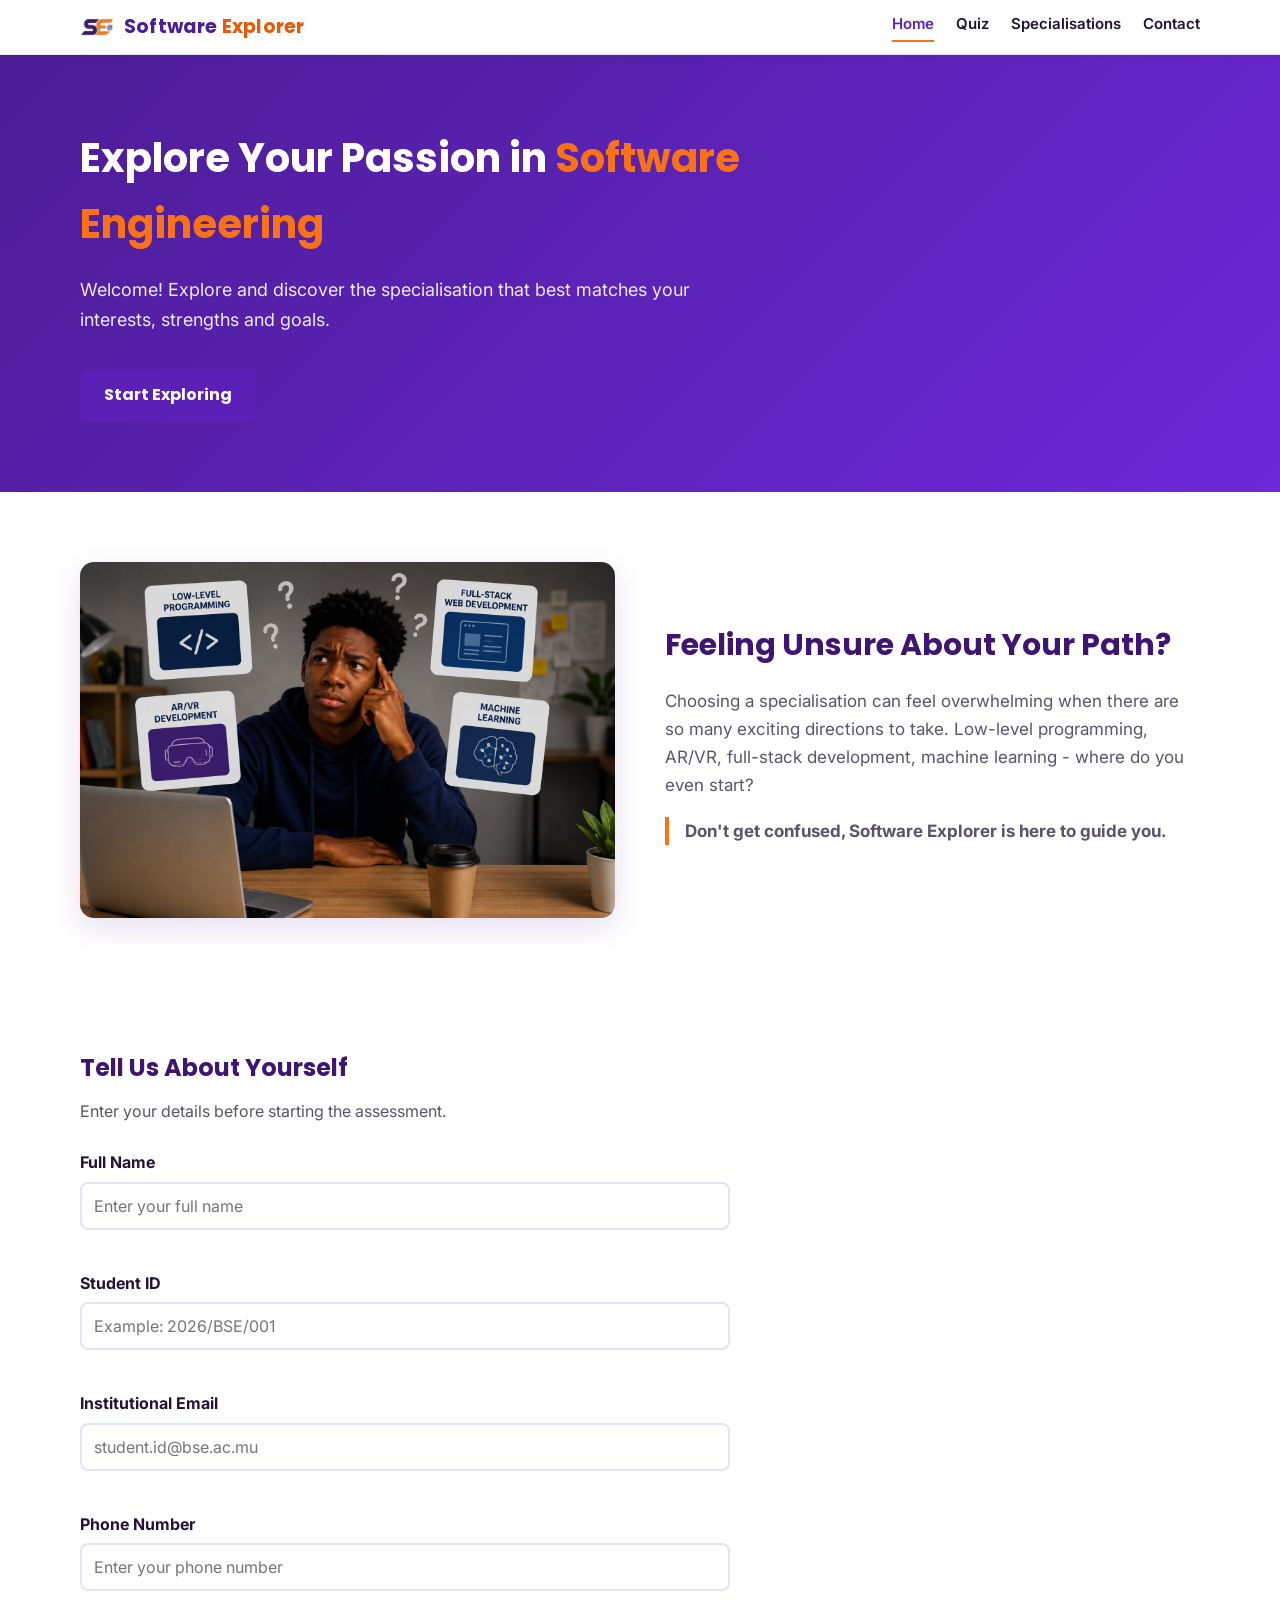
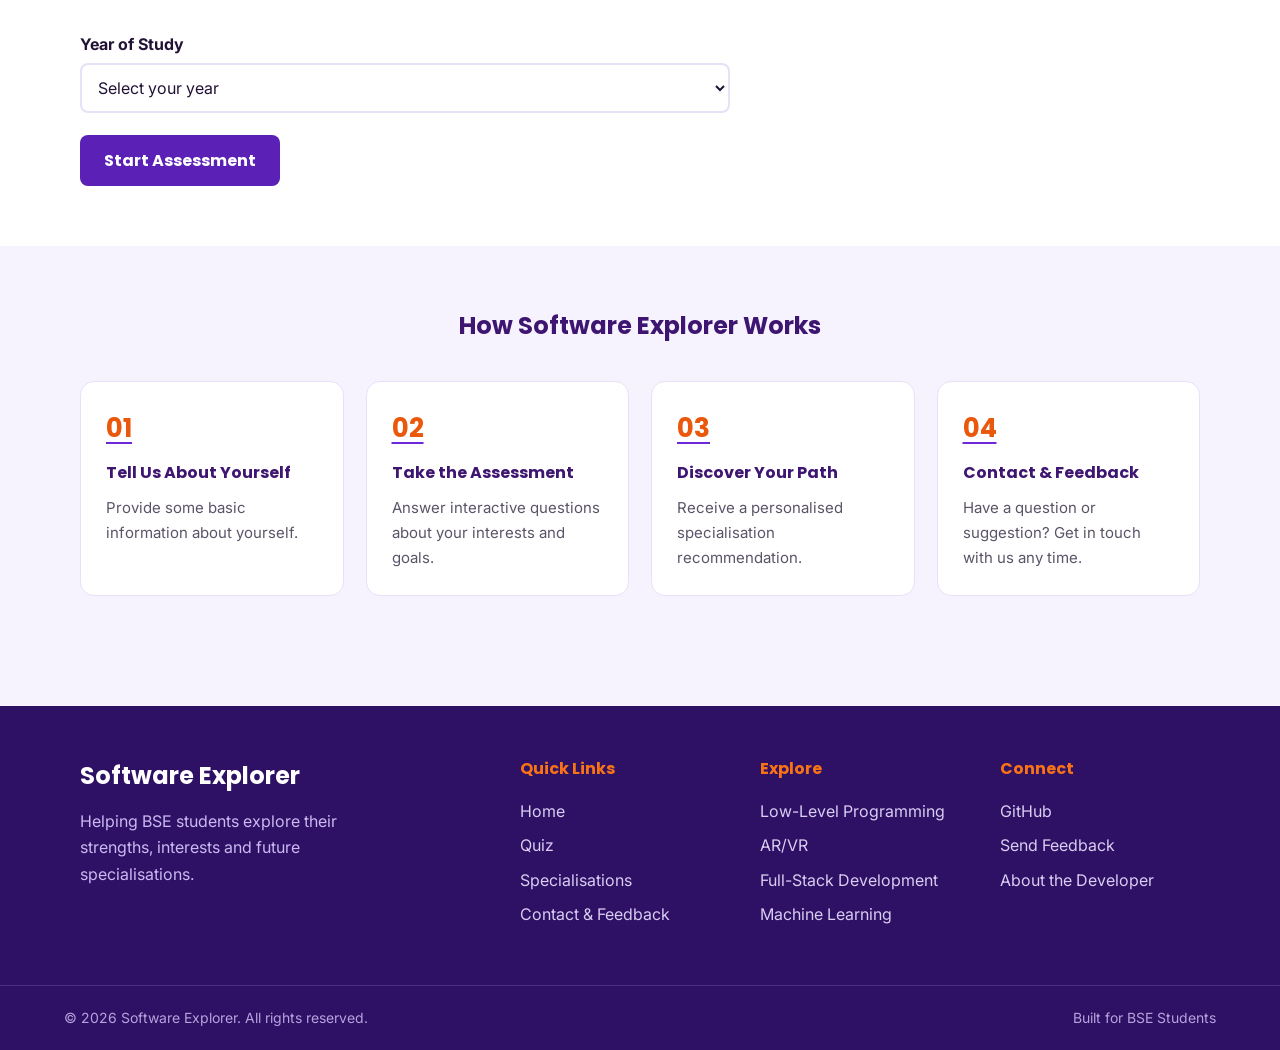
<file: Formative-2-BLUES/website_files/index.html>
<!DOCTYPE html>
<html lang="en">

<head>
    <meta charset="UTF-8">
    <meta name="viewport" content="width=device-width, initial-scale=1.0">

    <title>Software Explorer - Home</title>
    <meta name="description" content="Software Explorer helps new BSE students discover the specialisation that matches their strengths and interests.">

    <!-- Favicon: the Software Explorer logo mark shown in the browser tab -->
    <link rel="icon" type="image/png" sizes="32x32" href="images/favicon-32.png">
    <link rel="icon" type="image/png" sizes="16x16" href="images/favicon-16.png">
    <link rel="apple-touch-icon" href="images/apple-touch-icon.png">
    <link rel="shortcut icon" href="favicon.ico">

    <!-- Google Fonts: Poppins for headings, Inter for body text -->
    <link rel="preconnect" href="https://fonts.googleapis.com">
    <link rel="preconnect" href="https://fonts.gstatic.com" crossorigin>
    <link href="https://fonts.googleapis.com/css2?family=Inter:wght@400;500;600;700&family=Poppins:wght@600;700;800&display=swap" rel="stylesheet">

    <link rel="stylesheet" href="css/style.css">
</head>

<body>

    <!-- Header and main navigation -->
    <header class="site-header">

        <div class="container">

            <a href="index.html" class="logo">
                <img src="images/logo.png" alt="Software Explorer logo">
                <span class="logo-text">Software <span>Explorer</span></span>
            </a>

            <nav class="main-nav">

                <a href="index.html" class="active">Home</a>

                <a href="assessment.html">Quiz</a>

                <a href="specialisations.html">
                    Specialisations
                </a>

                <a href="contact.html">Contact</a>

            </nav>

        </div>

    </header>


    <main>

        <!-- Welcome section -->
        <section class="welcome">

            <div class="container">

                <h2>
                    Explore Your Passion in
                    <span>Software Engineering</span>
                </h2>

                <p>
                    Welcome! Explore and discover the
                    specialisation that best matches your
                    interests, strengths and goals.
                </p>

                <a
                    href="#student-details"
                    class="button"
                >
                    Start Exploring
                </a>

            </div>

        </section>


        <!-- "Don't get confused" guide section -->
        <section class="guide-section">

            <div class="container">

                <div class="guide-image">
                    <img
                        src="images/confused-student.jpg"
                        alt="A student looking confused while trying to choose between different software engineering specialisations"
                    >
                </div>

                <div class="guide-text">

                    <h2>Feeling Unsure About Your Path?</h2>

                    <p>
                        Choosing a specialisation can feel
                        overwhelming when there are so many
                        exciting directions to take. Low-level
                        programming, AR/VR, full-stack
                        development, machine learning - where
                        do you even start?
                    </p>

                    <p class="guide-tagline">
                        Don't get confused, Software Explorer
                        is here to guide you.
                    </p>

                </div>

            </div>

        </section>


        <!-- Student information -->
        <section
            id="student-details"
            class="student-details"
        >

            <div class="container">

                <h2>Tell Us About Yourself</h2>

                <p>
                    Enter your details before starting
                    the assessment.
                </p>

                <form id="student-form" novalidate>

                    <label for="name">
                        Full Name
                    </label>

                    <input
                        type="text"
                        id="name"
                        name="name"
                        placeholder="Enter your full name"
                    >

                    <small
                        id="name-error"
                        class="error-message">
                    </small>


                    <label for="student-id">
                        Student ID
                    </label>

                    <input
                        type="text"
                        id="student-id"
                        name="student-id"
                        placeholder="Example: 2026/BSE/001"
                    >

                    <small
                        id="student-id-error"
                        class="error-message">
                    </small>


                    <label for="email">
                        Institutional Email
                    </label>

                    <input
                        type="email"
                        id="email"
                        name="email"
                        placeholder="student.id@bse.ac.mu"
                    >

                    <small
                        id="email-error"
                        class="error-message">
                    </small>


                    <label for="phone">
                        Phone Number
                    </label>

                    <input
                        type="tel"
                        id="phone"
                        name="phone"
                        placeholder="Enter your phone number"
                    >

                    <small
                        id="phone-error"
                        class="error-message">
                    </small>


                    <label for="year">
                        Year of Study
                    </label>

                    <select id="year" name="year">

                        <option value="">
                            Select your year
                        </option>

                        <option value="1">
                            Year 1
                        </option>

                        <option value="2">
                            Year 2
                        </option>

                        <option value="3">
                            Year 3
                        </option>

                        <option value="4">
                            Year 4
                        </option>

                    </select>

                    <small
                        id="year-error"
                        class="error-message">
                    </small>


                    <button type="submit">
                        Start Assessment
                    </button>

                </form>

            </div>

        </section>


        <!-- How the application works -->
        <section class="how-it-works">

            <div class="container">

                <h2>How Software Explorer Works</h2>

                <div class="steps">

                    <article>
                        <h3>01</h3>
                        <h4>Tell Us About Yourself</h4>

                        <p>
                            Provide some basic information
                            about yourself.
                        </p>
                    </article>


                    <article>
                        <h3>02</h3>
                        <h4>Take the Assessment</h4>

                        <p>
                            Answer interactive questions
                            about your interests and goals.
                        </p>
                    </article>


                    <article>
                        <h3>03</h3>
                        <h4>Discover Your Path</h4>

                        <p>
                            Receive a personalised
                            specialisation recommendation.
                        </p>
                    </article>


                    <!-- Contact step, added alongside the process
                         so students know where to send questions -->
                    <a href="contact.html" class="step-link">
                        <article>
                            <h3>04</h3>
                            <h4>Contact & Feedback</h4>

                            <p>
                                Have a question or suggestion?
                                Get in touch with us any time.
                            </p>
                        </article>
                    </a>

                </div>

            </div>

        </section>

    </main>


    <!-- Website footer -->
    <footer class="site-footer">

        <div class="container footer-content">

            <!-- Website information -->
            <div class="footer-about">

                <h2>Software Explorer</h2>

                <p>
                    Helping BSE students explore their
                    strengths, interests and future
                    specialisations.
                </p>

            </div>


            <!-- Quick navigation -->
            <div class="footer-links">

                <h3>Quick Links</h3>

                <a href="index.html">Home</a>

                <a href="assessment.html">
                    Quiz
                </a>

                <a href="specialisations.html">
                    Specialisations
                </a>

                <a href="contact.html">
                    Contact & Feedback
                </a>

            </div>


            <!-- Explore navigation -->
            <div class="footer-links">

                <h3>Explore</h3>

                <a href="specialisations.html#low-level">
                    Low-Level Programming
                </a>

                <a href="specialisations.html#arvr">
                    AR/VR
                </a>

                <a href="specialisations.html#full-stack">
                    Full-Stack Development
                </a>

                <a href="specialisations.html#machine-learning">
                    Machine Learning
                </a>

            </div>


            <!-- Contact links -->
            <div class="footer-links">

                <h3>Connect</h3>

                <a
                    href="#"
                    target="_blank"
                    rel="noopener"
                >
                    GitHub
                </a>

                <a href="contact.html">
                    Send Feedback
                </a>

                <a href="contact.html">
                    About the Developer
                </a>

            </div>

        </div>


        <!-- Copyright -->
        <div class="footer-bottom">

            <p>
                &copy; 2026 Software Explorer.
                All rights reserved.
            </p>

            <p>
                Built for BSE Students
            </p>

        </div>

    </footer>


    <!-- Student form validation -->
    <script src="js/validation.js"></script>

</body>

</html>
</file>
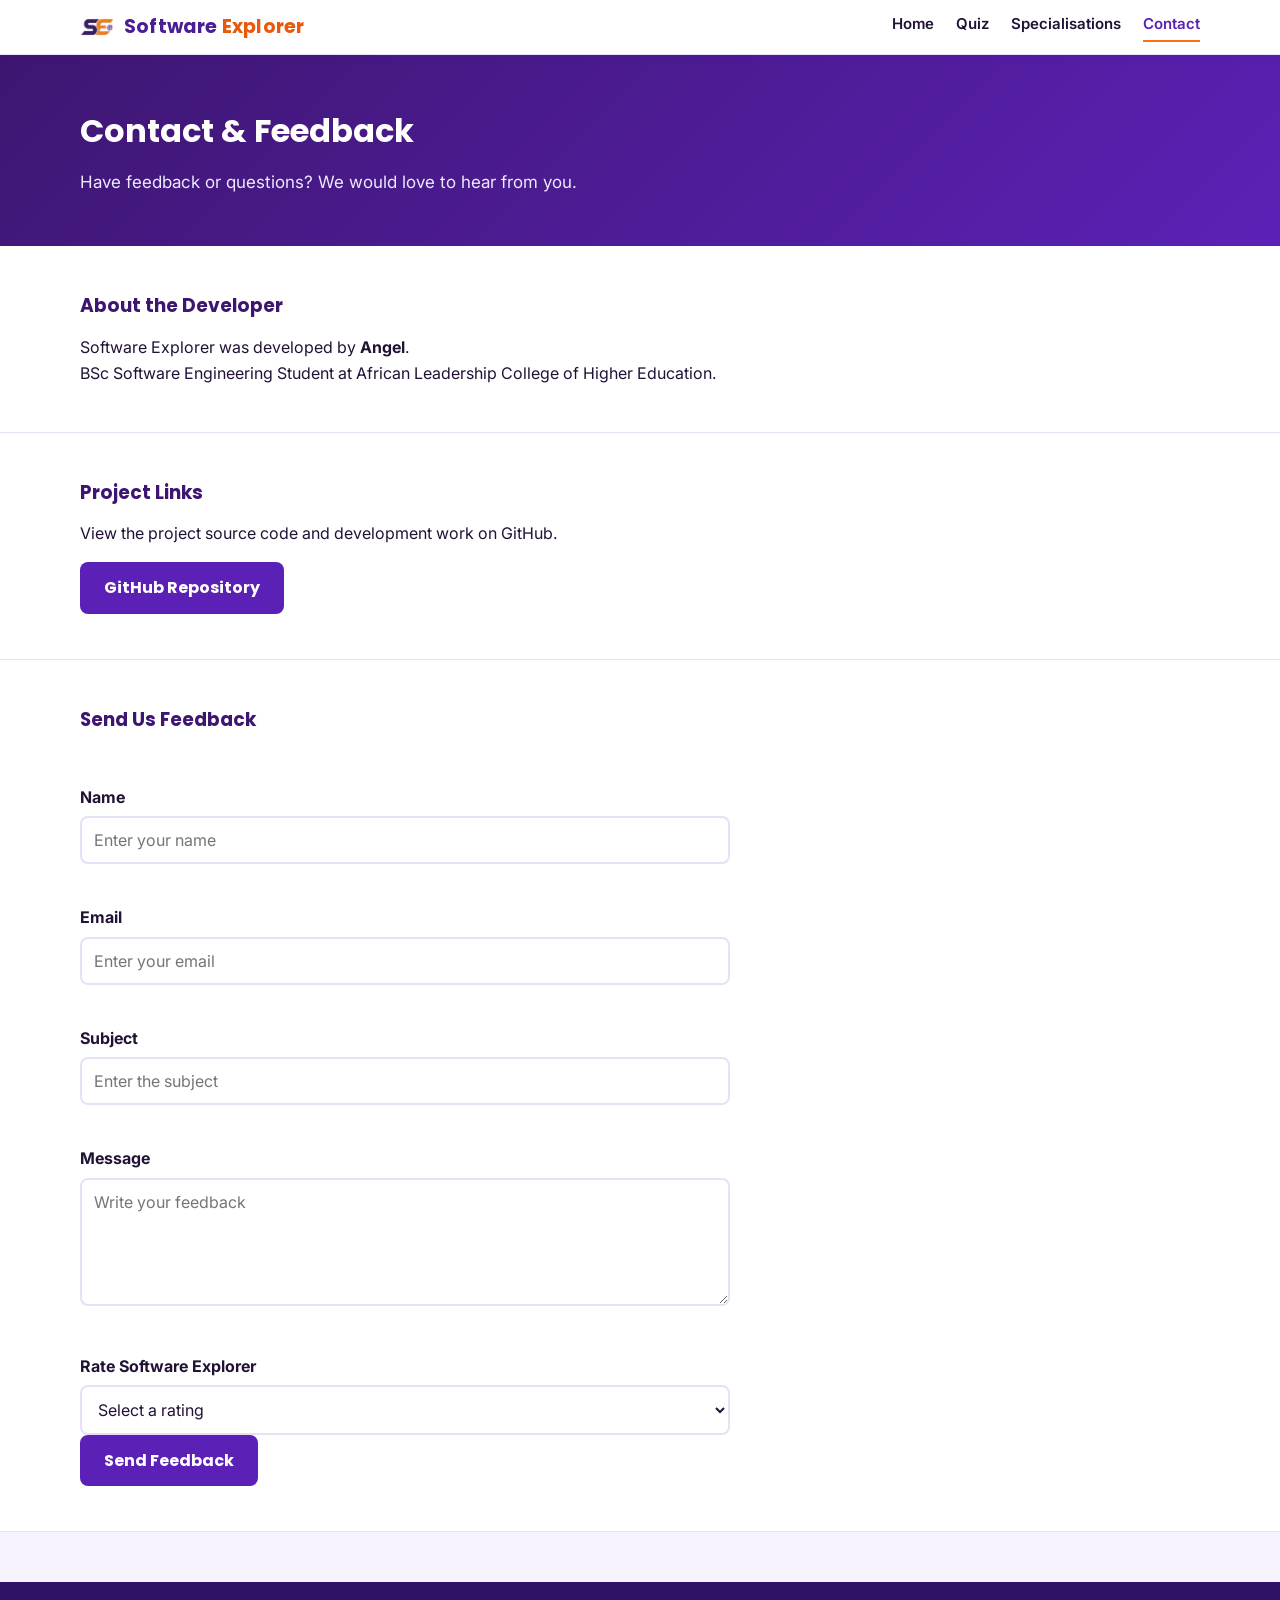
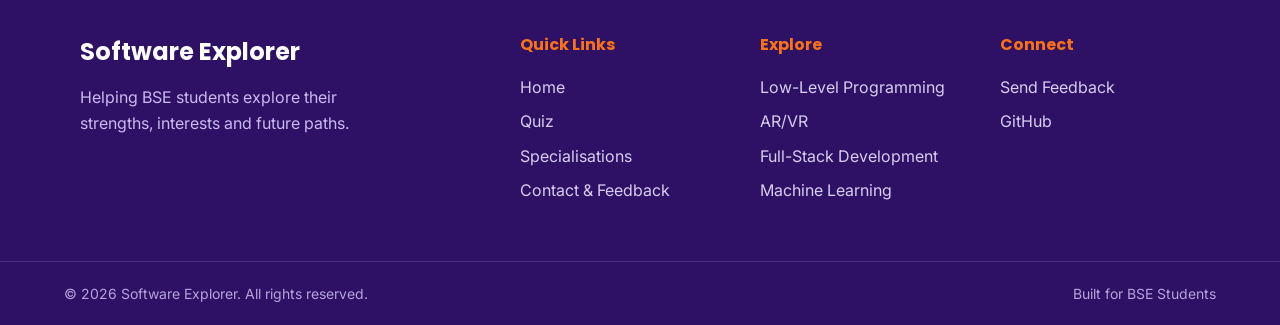
<file: Formative-2-BLUES/website_files/contact.html>
<!DOCTYPE html>
<html lang="en">

<head>
    <meta charset="UTF-8">
    <meta name="viewport" content="width=device-width, initial-scale=1.0">

    <title>Software Explorer - Contact</title>
    <meta name="description" content="Contact the Software Explorer team, view the project on GitHub, or send feedback.">

    <link rel="icon" type="image/png" sizes="32x32" href="images/favicon-32.png">
    <link rel="icon" type="image/png" sizes="16x16" href="images/favicon-16.png">
    <link rel="apple-touch-icon" href="images/apple-touch-icon.png">
    <link rel="shortcut icon" href="favicon.ico">

    <link rel="preconnect" href="https://fonts.googleapis.com">
    <link rel="preconnect" href="https://fonts.gstatic.com" crossorigin>
    <link href="https://fonts.googleapis.com/css2?family=Inter:wght@400;500;600;700&family=Poppins:wght@600;700;800&display=swap" rel="stylesheet">

    <link rel="stylesheet" href="css/style.css">
</head>

<body>

    <!-- Header -->
    <header class="site-header">

        <div class="container">

            <a href="index.html" class="logo">
                <img src="images/logo.png" alt="Software Explorer logo">
                <span class="logo-text">Software <span>Explorer</span></span>
            </a>

            <nav class="main-nav">

                <a href="index.html">Home</a>

                <a href="assessment.html">Quiz</a>

                <a href="specialisations.html">
                    Specialisations
                </a>

                <a href="contact.html" class="active">Contact</a>

            </nav>

        </div>

    </header>


    <main>

        <section class="page-intro">

            <div class="container">

                <h2>Contact & Feedback</h2>

                <p>
                    Have feedback or questions?
                    We would love to hear from you.
                </p>

            </div>

        </section>


        <!-- Developer information -->
        <section class="developer">

            <div class="container">

                <h3>About the Developer</h3>

                <p>
                    Software Explorer was developed by
                    <strong>Angel</strong>.
                </p>

                <p>
                    BSc Software Engineering Student
                    at African Leadership College
                    of Higher Education.
                </p>

            </div>

        </section>


        <!-- GitHub links -->
        <section class="project-links">

            <div class="container">

                <h3>Project Links</h3>

                <p>
                    View the project source code
                    and development work on GitHub.
                </p>

                <a
                    href="#"
                    target="_blank"
                    rel="noopener"
                    class="button"
                >
                    GitHub Repository
                </a>

            </div>

        </section>


        <!-- Feedback form -->
        <section class="feedback">

            <div class="container">

                <h3>Send Us Feedback</h3>

                <p
                    id="contact-success"
                    class="error-message"
                    style="color:#16a34a;"
                ></p>

                <form id="contact-form" novalidate>

                    <label for="contact-name">
                        Name
                    </label>

                    <input
                        type="text"
                        id="contact-name"
                        name="name"
                        placeholder="Enter your name"
                    >

                    <small
                        id="contact-name-error"
                        class="error-message">
                    </small>


                    <label for="contact-email">
                        Email
                    </label>

                    <input
                        type="email"
                        id="contact-email"
                        name="email"
                        placeholder="Enter your email"
                    >

                    <small
                        id="contact-email-error"
                        class="error-message">
                    </small>


                    <label for="subject">
                        Subject
                    </label>

                    <input
                        type="text"
                        id="subject"
                        name="subject"
                        placeholder="Enter the subject"
                    >

                    <small
                        id="subject-error"
                        class="error-message">
                    </small>


                    <label for="message">
                        Message
                    </label>

                    <textarea
                        id="message"
                        name="message"
                        rows="5"
                        placeholder="Write your feedback"
                    ></textarea>

                    <small
                        id="message-error"
                        class="error-message">
                    </small>


                    <label for="rating">
                        Rate Software Explorer
                    </label>

                    <select
                        id="rating"
                        name="rating"
                    >

                        <option value="">
                            Select a rating
                        </option>

                        <option value="1">
                            1 - Poor
                        </option>

                        <option value="2">
                            2 - Fair
                        </option>

                        <option value="3">
                            3 - Good
                        </option>

                        <option value="4">
                            4 - Very Good
                        </option>

                        <option value="5">
                            5 - Excellent
                        </option>

                    </select>


                    <button type="submit">
                        Send Feedback
                    </button>

                </form>

            </div>

        </section>

    </main>


    <!-- Footer -->
    <footer class="site-footer">

        <div class="container footer-content">

            <div class="footer-about">

                <h2>Software Explorer</h2>

                <p>
                    Helping BSE students explore their
                    strengths, interests and future paths.
                </p>

            </div>


            <div class="footer-links">

                <h3>Quick Links</h3>

                <a href="index.html">Home</a>

                <a href="assessment.html">
                    Quiz
                </a>

                <a href="specialisations.html">
                    Specialisations
                </a>

                <a href="contact.html">
                    Contact & Feedback
                </a>

            </div>


            <div class="footer-links">

                <h3>Explore</h3>

                <a href="specialisations.html#low-level">
                    Low-Level Programming
                </a>

                <a href="specialisations.html#arvr">
                    AR/VR
                </a>

                <a href="specialisations.html#full-stack">
                    Full-Stack Development
                </a>

                <a href="specialisations.html#machine-learning">
                    Machine Learning
                </a>

            </div>


            <div class="footer-links">

                <h3>Connect</h3>

                <a href="contact.html">
                    Send Feedback
                </a>

                <a
                    href="#"
                    target="_blank"
                    rel="noopener"
                >
                    GitHub
                </a>

            </div>

        </div>


        <div class="footer-bottom">

            <p>
                &copy; 2026 Software Explorer.
                All rights reserved.
            </p>

            <p>
                Built for BSE Students
            </p>

        </div>

    </footer>


    <!-- Contact form validation -->
    <script src="js/contact.js"></script>

</body>

</html>
</file>
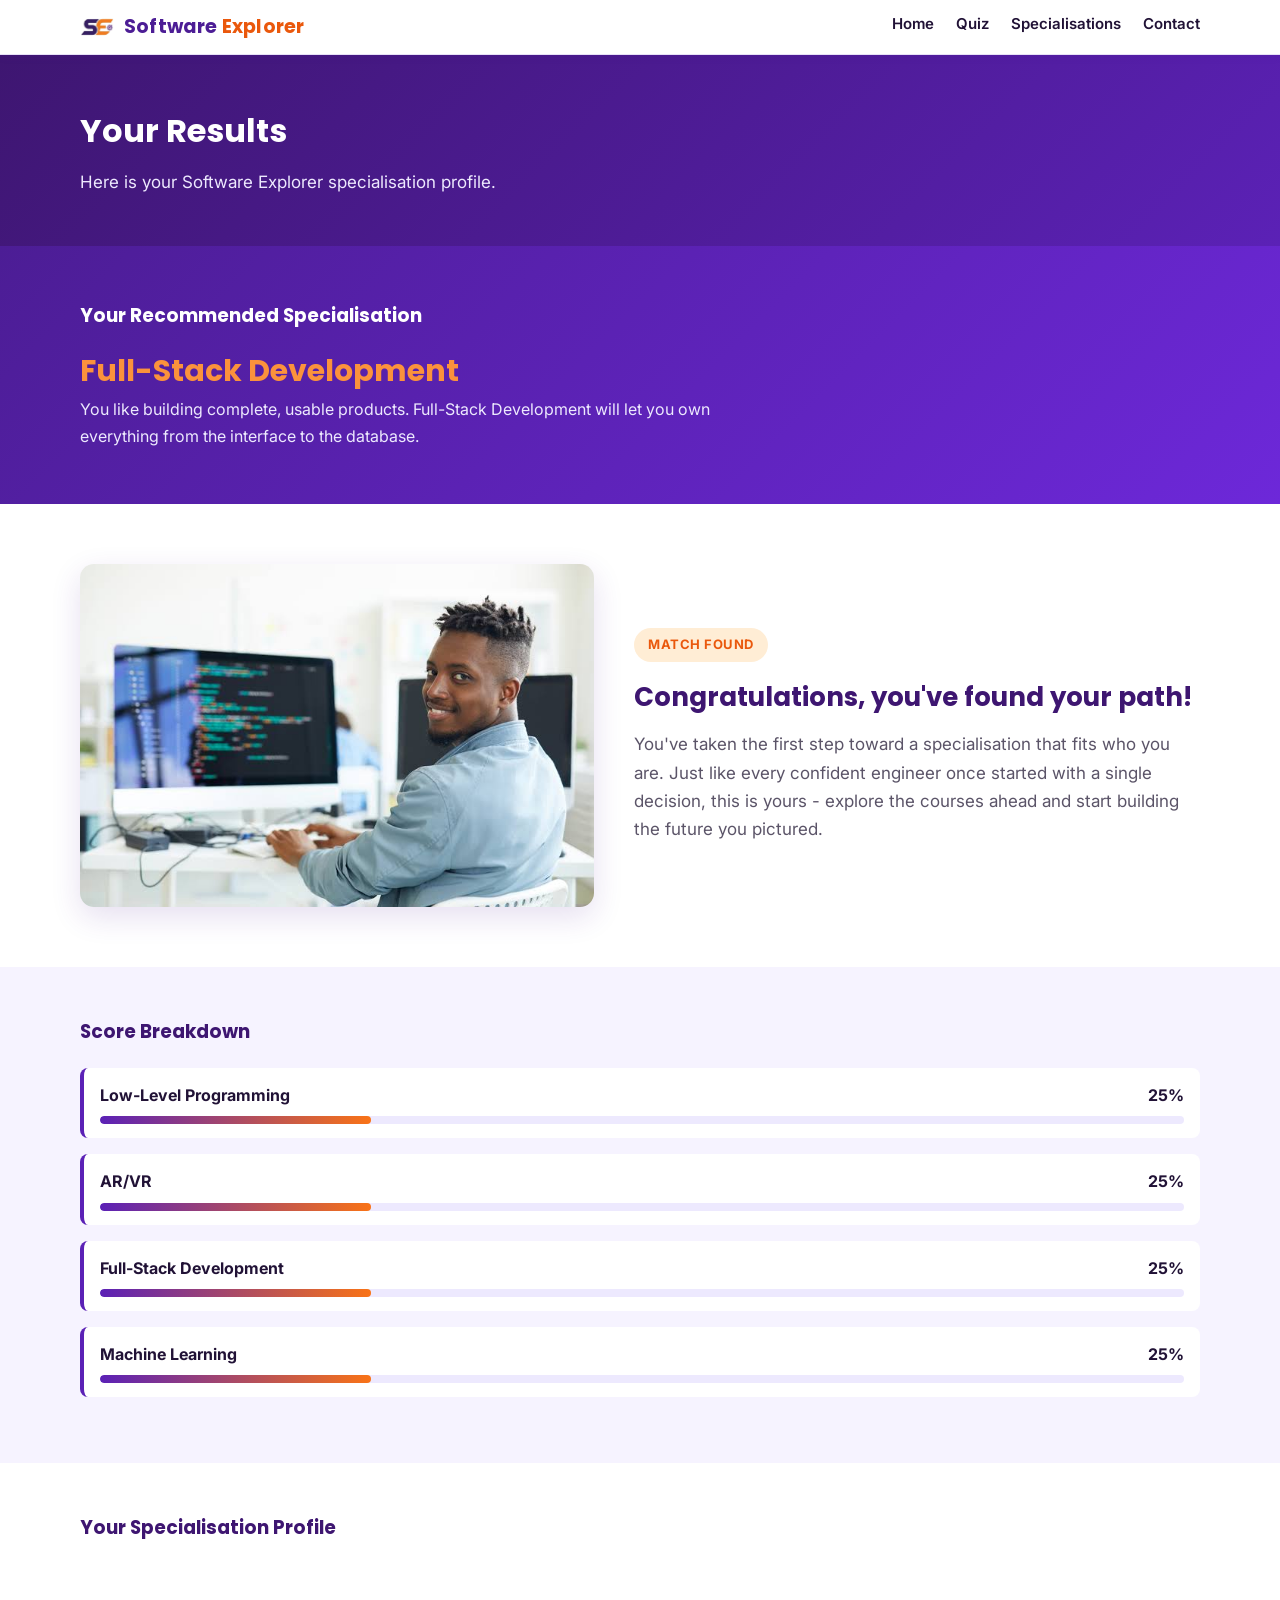
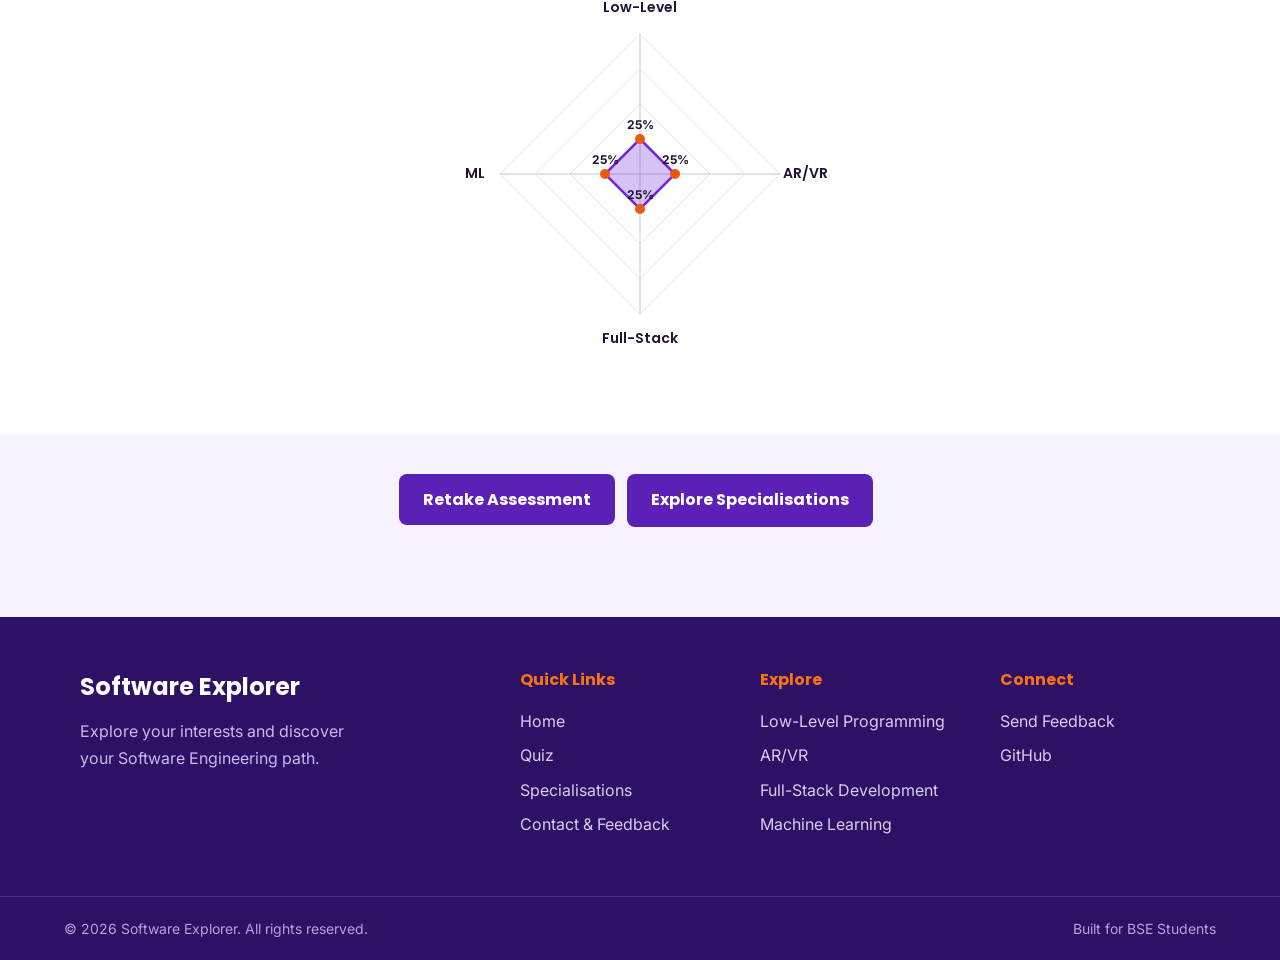
<file: Formative-2-BLUES/website_files/results.html>
<!DOCTYPE html>
<html lang="en">

<head>
    <meta charset="UTF-8">
    <meta name="viewport" content="width=device-width, initial-scale=1.0">

    <title>Software Explorer - Results</title>
    <meta name="description" content="See your personalised Software Explorer specialisation recommendation and score breakdown.">

    <link rel="icon" type="image/png" sizes="32x32" href="images/favicon-32.png">
    <link rel="icon" type="image/png" sizes="16x16" href="images/favicon-16.png">
    <link rel="apple-touch-icon" href="images/apple-touch-icon.png">
    <link rel="shortcut icon" href="favicon.ico">

    <link rel="preconnect" href="https://fonts.googleapis.com">
    <link rel="preconnect" href="https://fonts.gstatic.com" crossorigin>
    <link href="https://fonts.googleapis.com/css2?family=Inter:wght@400;500;600;700&family=Poppins:wght@600;700;800&display=swap" rel="stylesheet">

    <link rel="stylesheet" href="css/style.css">
</head>

<body>

    <!-- Header -->
    <header class="site-header">

        <div class="container">

            <a href="index.html" class="logo">
                <img src="images/logo.png" alt="Software Explorer logo">
                <span class="logo-text">Software <span>Explorer</span></span>
            </a>

            <nav class="main-nav">

                <a href="index.html">Home</a>

                <a href="assessment.html">Quiz</a>

                <a href="specialisations.html">
                    Specialisations
                </a>

                <a href="contact.html">Contact</a>

            </nav>

        </div>

    </header>


    <main>

        <section class="page-intro">

            <div class="container">

                <h2 id="result-greeting">Your Results</h2>

                <p>
                    Here is your Software Explorer specialisation profile.
                </p>

            </div>

        </section>


        <!-- Recommended specialisation -->
        <section class="result">

            <div class="container">

                <h3>Your Recommended Specialisation</h3>

                <p id="recommendation">
                    Your recommendation will appear here.
                </p>

                <p id="recommendation-text">
                    Your results will explain why this
                    specialisation matches your answers.
                </p>

            </div>

        </section>


        <!-- Congratulations section with the happy-engineer photo -->
        <section class="congrats-section">

            <div class="container">

                <div class="congrats-image">
                    <img
                        src="images/happy-engineer.jpg"
                        alt="A content software engineer smiling while working at their computer"
                    >
                </div>

                <div class="congrats-text">

                    <span class="congrats-badge">Match Found</span>

                    <h3>Congratulations, you've found your path!</h3>

                    <p>
                        You've taken the first step toward a
                        specialisation that fits who you are.
                        Just like every confident engineer once
                        started with a single decision, this is
                        yours - explore the courses ahead and
                        start building the future you pictured.
                    </p>

                </div>

            </div>

        </section>


        <!-- Score breakdown -->
        <section class="score-breakdown">

            <div class="container">

                <h3>Score Breakdown</h3>

                <div class="score-row">
                    <div class="score-row-top">
                        <span>Low-Level Programming</span>
                        <span id="lowlevel-score">0%</span>
                    </div>
                    <div class="score-bar-track">
                        <div id="lowlevel-bar" class="score-bar-fill"></div>
                    </div>
                </div>

                <div class="score-row">
                    <div class="score-row-top">
                        <span>AR/VR</span>
                        <span id="arvr-score">0%</span>
                    </div>
                    <div class="score-bar-track">
                        <div id="arvr-bar" class="score-bar-fill"></div>
                    </div>
                </div>

                <div class="score-row">
                    <div class="score-row-top">
                        <span>Full-Stack Development</span>
                        <span id="fullstack-score">0%</span>
                    </div>
                    <div class="score-bar-track">
                        <div id="fullstack-bar" class="score-bar-fill"></div>
                    </div>
                </div>

                <div class="score-row">
                    <div class="score-row-top">
                        <span>Machine Learning</span>
                        <span id="ml-score">0%</span>
                    </div>
                    <div class="score-bar-track">
                        <div id="ml-bar" class="score-bar-fill"></div>
                    </div>
                </div>

            </div>

        </section>


        <!-- Canvas -->
        <section class="results-chart">

            <div class="container">

                <h3>Your Specialisation Profile</h3>

                <canvas
                    id="results-chart"
                    width="500"
                    height="400"
                >
                    Your browser does not support Canvas.
                </canvas>

            </div>

        </section>


        <!-- Action buttons -->
        <section class="result-actions">

            <div class="container">

                <button
                    type="button"
                    id="retake-button"
                >
                    Retake Assessment
                </button>

                <a
                    href="specialisations.html"
                    class="button"
                >
                    Explore Specialisations
                </a>

            </div>

        </section>

    </main>


    <!-- Footer -->
    <footer class="site-footer">

        <div class="container footer-content">

            <div class="footer-about">

                <h2>Software Explorer</h2>

                <p>
                    Explore your interests and discover
                    your Software Engineering path.
                </p>

            </div>


            <div class="footer-links">

                <h3>Quick Links</h3>

                <a href="index.html">Home</a>

                <a href="assessment.html">
                    Quiz
                </a>

                <a href="specialisations.html">
                    Specialisations
                </a>

                <a href="contact.html">
                    Contact & Feedback
                </a>

            </div>


            <div class="footer-links">

                <h3>Explore</h3>

                <a href="specialisations.html#low-level">
                    Low-Level Programming
                </a>

                <a href="specialisations.html#arvr">
                    AR/VR
                </a>

                <a href="specialisations.html#full-stack">
                    Full-Stack Development
                </a>

                <a href="specialisations.html#machine-learning">
                    Machine Learning
                </a>

            </div>


            <div class="footer-links">

                <h3>Connect</h3>

                <a href="contact.html">
                    Send Feedback
                </a>

                <a
                    href="#"
                    target="_blank"
                    rel="noopener"
                >
                    GitHub
                </a>

            </div>

        </div>


        <div class="footer-bottom">

            <p>
                &copy; 2026 Software Explorer.
                All rights reserved.
            </p>

            <p>
                Built for BSE Students
            </p>

        </div>

    </footer>


    <!-- Results JavaScript -->
    <script src="js/results.js"></script>

</body>

</html>
</file>
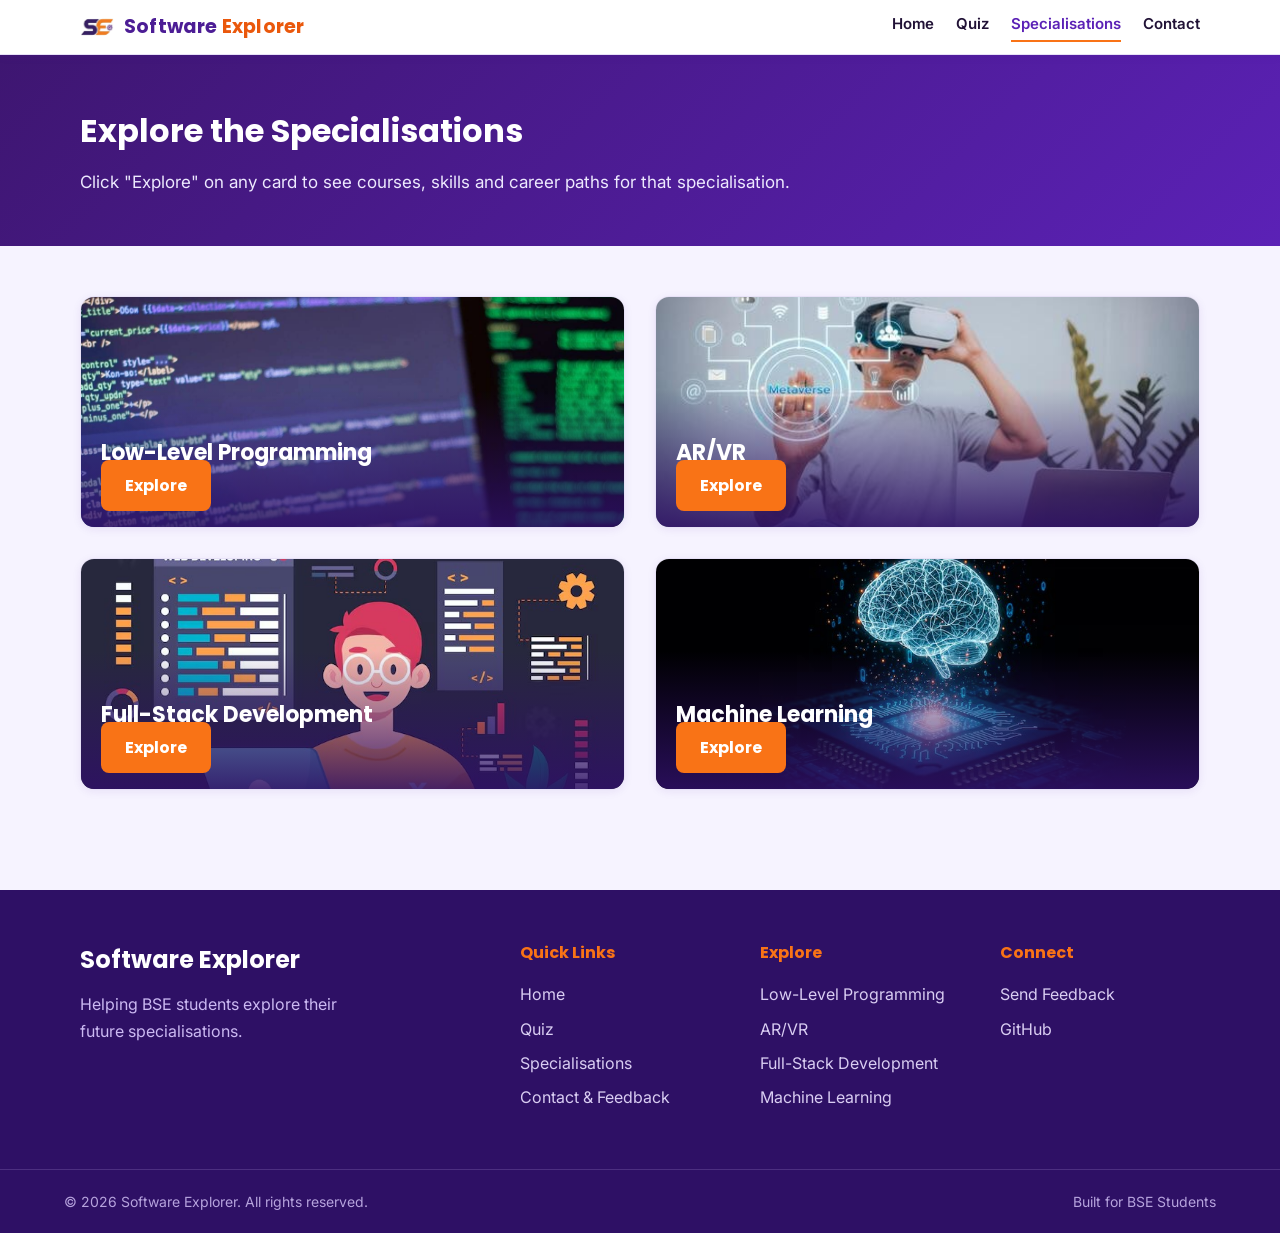
<file: Formative-2-BLUES/website_files/specialisations.html>
<!DOCTYPE html>
<html lang="en">

<head>
    <meta charset="UTF-8">
    <meta name="viewport" content="width=device-width, initial-scale=1.0">

    <title>Software Explorer - Specialisations</title>
    <meta name="description" content="Explore the four Software Engineering specialisation paths, their courses and career opportunities.">

    <link rel="icon" type="image/png" sizes="32x32" href="images/favicon-32.png">
    <link rel="icon" type="image/png" sizes="16x16" href="images/favicon-16.png">
    <link rel="apple-touch-icon" href="images/apple-touch-icon.png">
    <link rel="shortcut icon" href="favicon.ico">

    <link rel="preconnect" href="https://fonts.googleapis.com">
    <link rel="preconnect" href="https://fonts.gstatic.com" crossorigin>
    <link href="https://fonts.googleapis.com/css2?family=Inter:wght@400;500;600;700&family=Poppins:wght@600;700;800&display=swap" rel="stylesheet">

    <link rel="stylesheet" href="css/style.css">
</head>

<body>

    <!-- Header -->
    <header class="site-header">

        <div class="container">

            <a href="index.html" class="logo">
                <img src="images/logo.png" alt="Software Explorer logo">
                <span class="logo-text">Software <span>Explorer</span></span>
            </a>

            <nav class="main-nav">

                <a href="index.html">Home</a>

                <a href="assessment.html">Quiz</a>

                <a href="specialisations.html" class="active">
                    Specialisations
                </a>

                <a href="contact.html">Contact</a>

            </nav>

        </div>

    </header>


    <main>

        <section class="page-intro">

            <div class="container">

                <h2>Explore the Specialisations</h2>

                <p>
                    Click "Explore" on any card to see courses,
                    skills and career paths for that specialisation.
                </p>

            </div>

        </section>


        <section class="specialisation-grid container">

            <!-- Low-Level Programming -->
            <article
                id="low-level"
                class="specialisation"
            >

                <div class="spec-visual">
                    <img
                        src="images/low-level.jpg"
                        alt="Close-up of low-level code on a screen"
                    >
                    <h3>Low-Level Programming</h3>
                    <button
                        type="button"
                        class="button spec-explore-btn"
                        data-target="low-level-details"
                        aria-expanded="false"
                    >
                        Explore
                    </button>
                </div>

                <div id="low-level-details" class="spec-details">

                    <p>
                        Learn how computers work beneath the
                        surface - from memory and processors to
                        the operating systems that manage them.
                        This path suits students who enjoy
                        precision, performance and understanding
                        exactly what their code is doing.
                    </p>

                    <h4>Core Courses</h4>
                    <ul>
                        <li>C and C++ Programming</li>
                        <li>Operating Systems</li>
                        <li>Computer Architecture & Memory Management</li>
                        <li>Embedded Systems</li>
                    </ul>

                    <h4>Career Paths</h4>
                    <div class="career-tags">
                        <span>Systems Engineer</span>
                        <span>Firmware Developer</span>
                        <span>Embedded Software Engineer</span>
                        <span>Performance Engineer</span>
                    </div>

                </div>

            </article>


            <!-- AR/VR -->
            <article
                id="arvr"
                class="specialisation"
            >

                <div class="spec-visual">
                    <img
                        src="images/arvr.jpg"
                        alt="A student wearing a VR headset interacting with a virtual interface"
                    >
                    <h3>AR/VR</h3>
                    <button
                        type="button"
                        class="button spec-explore-btn"
                        data-target="arvr-details"
                        aria-expanded="false"
                    >
                        Explore
                    </button>
                </div>

                <div id="arvr-details" class="spec-details">

                    <p>
                        Create interactive and immersive digital
                        experiences that blend the real and
                        virtual worlds. This path suits students
                        who enjoy 3D design, spatial thinking and
                        building experiences people can step into.
                    </p>

                    <h4>Core Courses</h4>
                    <ul>
                        <li>3D Development & Game Engines</li>
                        <li>Virtual Reality Design</li>
                        <li>Augmented Reality Development</li>
                        <li>Human-Computer Interaction</li>
                    </ul>

                    <h4>Career Paths</h4>
                    <div class="career-tags">
                        <span>AR/VR Developer</span>
                        <span>Game Developer</span>
                        <span>3D Interaction Designer</span>
                        <span>Simulation Engineer</span>
                    </div>

                </div>

            </article>


            <!-- Full-Stack Development -->
            <article
                id="full-stack"
                class="specialisation"
            >

                <div class="spec-visual">
                    <img
                        src="images/fullstack.jpg"
                        alt="Illustration of a developer working on a web application with HTML and CSS panels"
                    >
                    <h3>Full-Stack Development</h3>
                    <button
                        type="button"
                        class="button spec-explore-btn"
                        data-target="fullstack-details"
                        aria-expanded="false"
                    >
                        Explore
                    </button>
                </div>

                <div id="fullstack-details" class="spec-details">

                    <p>
                        Build complete web applications from
                        front-end to back-end. This path suits
                        students who like seeing a project come
                        together end-to-end, from what users see
                        to how their data is stored and served.
                    </p>

                    <h4>Core Courses</h4>
                    <ul>
                        <li>HTML, CSS and JavaScript</li>
                        <li>Backend Development & APIs</li>
                        <li>Databases</li>
                        <li>Cloud Deployment</li>
                    </ul>

                    <h4>Career Paths</h4>
                    <div class="career-tags">
                        <span>Full-Stack Developer</span>
                        <span>Front-End Engineer</span>
                        <span>Back-End Engineer</span>
                        <span>Product Engineer</span>
                    </div>

                </div>

            </article>


            <!-- Machine Learning -->
            <article
                id="machine-learning"
                class="specialisation"
            >

                <div class="spec-visual">
                    <img
                        src="images/ml.jpg"
                        alt="A glowing digital brain hologram above a computer chip, representing machine learning"
                    >
                    <h3>Machine Learning</h3>
                    <button
                        type="button"
                        class="button spec-explore-btn"
                        data-target="ml-details"
                        aria-expanded="false"
                    >
                        Explore
                    </button>
                </div>

                <div id="ml-details" class="spec-details">

                    <p>
                        Use data and algorithms to create
                        intelligent systems. This path suits
                        students who enjoy mathematics, statistics
                        and finding patterns hidden inside data.
                    </p>

                    <h4>Core Courses</h4>
                    <ul>
                        <li>Python for Data Science</li>
                        <li>Data Analysis & Statistics</li>
                        <li>Algorithms</li>
                        <li>Artificial Intelligence & Deep Learning</li>
                    </ul>

                    <h4>Career Paths</h4>
                    <div class="career-tags">
                        <span>Machine Learning Engineer</span>
                        <span>Data Scientist</span>
                        <span>AI Researcher</span>
                        <span>Data Analyst</span>
                    </div>

                </div>

            </article>

        </section>

    </main>


    <!-- Footer -->
    <footer class="site-footer">

        <div class="container footer-content">

            <div class="footer-about">

                <h2>Software Explorer</h2>

                <p>
                    Helping BSE students explore their
                    future specialisations.
                </p>

            </div>


            <div class="footer-links">

                <h3>Quick Links</h3>

                <a href="index.html">Home</a>

                <a href="assessment.html">
                    Quiz
                </a>

                <a href="specialisations.html">
                    Specialisations
                </a>

                <a href="contact.html">
                    Contact & Feedback
                </a>

            </div>


            <div class="footer-links">

                <h3>Explore</h3>

                <a href="#low-level">
                    Low-Level Programming
                </a>

                <a href="#arvr">
                    AR/VR
                </a>

                <a href="#full-stack">
                    Full-Stack Development
                </a>

                <a href="#machine-learning">
                    Machine Learning
                </a>

            </div>


            <div class="footer-links">

                <h3>Connect</h3>

                <a href="contact.html">
                    Send Feedback
                </a>

                <a
                    href="#"
                    target="_blank"
                    rel="noopener"
                >
                    GitHub
                </a>

            </div>

        </div>


        <div class="footer-bottom">

            <p>
                &copy; 2026 Software Explorer.
                All rights reserved.
            </p>

            <p>
                Built for BSE Students
            </p>

        </div>

    </footer>


    <!-- Specialisation "Explore" card logic -->
    <script src="js/specialisations.js"></script>

</body>

</html>
</file>
<file: Formative-2-BLUES/website_files/css/style.css>
/* =========================================================
   SOFTWARE EXPLORER - MAIN STYLESHEET
   Theme: Purple, Orange and White
   Fonts: Poppins (headings) + Inter (body text)
   ========================================================= */


/* =========================================================
   1. GENERAL SETTINGS
   ========================================================= */

/* Remove default spacing and make sizing easier to control. */
* {
    box-sizing: border-box;
    margin: 0;
    padding: 0;
}

/* Central colour palette + spacing scale kept as CSS variables
   so every section of the site pulls from the same theme. */
:root {
    --purple-900: #2e1065;
    --purple-800: #3e1671;
    --purple-700: #4c1d95;
    --purple-600: #5b21b6;
    --purple-500: #6d28d9;
    --purple-100: #ede9fe;
    --purple-50:  #f6f3ff;

    --orange-600: #ea580c;
    --orange-500: #f97316;
    --orange-100: #ffedd5;

    --white: #ffffff;
    --ink: #211236;
    --muted: #5b5468;
    --border: #e7e1f7;

    --shadow-sm: 0 2px 8px rgba(76, 29, 149, 0.08);
    --shadow-md: 0 10px 30px rgba(76, 29, 149, 0.14);
    --radius: 14px;
}

/* Basic page styling. */
body {
    font-family: 'Inter', Arial, sans-serif;
    background-color: var(--purple-50);
    color: var(--ink);
    line-height: 1.65;
}

/* Headings use the display font for a more distinctive look. */
h1, h2, h3, h4,
.logo-text {
    font-family: 'Poppins', 'Inter', Arial, sans-serif;
}

/* Keep page content from becoming too wide. */
.container {
    width: 90%;
    max-width: 1120px;
    margin: 0 auto;
}

/* Make links easy to recognize. */
a {
    text-decoration: none;
    color: var(--purple-600);
}

/* Change link appearance when the mouse is over it. */
a:hover {
    color: var(--orange-600);
}


/* =========================================================
   2. HEADER AND NAVIGATION
   ========================================================= */

/* Slim, sticky header used on every page (smaller than before). */
.site-header {
    background-color: var(--white);
    border-bottom: 1px solid var(--border);
    padding: 10px 0;
    position: sticky;
    top: 0;
    z-index: 50;
    box-shadow: var(--shadow-sm);
}

/* Keep logo and navigation on the same row. */
.site-header .container {
    display: flex;
    justify-content: space-between;
    align-items: center;
    gap: 20px;
}

/* Logo group: icon mark + wordmark text. */
.logo {
    display: flex;
    align-items: center;
    gap: 10px;
}

/* Small logo mark image, kept compact to match the shorter header. */
.logo img {
    height: 34px;
    width: auto;
    display: block;
}

/* "Software Explorer" wordmark styling: purple + orange split,
   echoing the logo mark colours. */
.logo-text {
    font-size: 19px;
    font-weight: 700;
    color: var(--purple-700);
    letter-spacing: 0.2px;
}

.logo-text span {
    color: var(--orange-600);
}

/* Main navigation layout. */
.main-nav {
    display: flex;
    gap: 22px;
}

/* Navigation links. */
.main-nav a {
    color: var(--ink);
    font-weight: 600;
    font-size: 15px;
    transition: 0.25s;
    padding-bottom: 3px;
    border-bottom: 2px solid transparent;
}

/* Navigation hover effect. */
.main-nav a:hover,
.main-nav a.active {
    color: var(--purple-600);
    border-bottom-color: var(--orange-500);
}


/* =========================================================
   3. WELCOME / HERO SECTION
   ========================================================= */

/* Main landing page introduction. */
.welcome {
    background: linear-gradient(135deg, var(--purple-700), var(--purple-500));
    padding: 70px 0;
    color: var(--white);
}

/* Main welcome heading. */
.welcome h2 {
    max-width: 700px;
    font-size: 40px;
    color: var(--white);
    margin-bottom: 18px;
}

/* Highlight word inside the hero heading. */
.welcome h2 span {
    color: var(--orange-500);
}

/* Welcome paragraph. */
.welcome p {
    max-width: 650px;
    font-size: 18px;
    margin-bottom: 25px;
    color: var(--purple-100);
}


/* =========================================================
   4. "DON'T GET CONFUSED" GUIDE SECTION
   ========================================================= */

/* Two column section: confused-student image next to guiding text. */
.guide-section {
    background-color: var(--white);
    padding: 70px 0;
}

.guide-section .container {
    display: grid;
    grid-template-columns: 1fr 1fr;
    gap: 50px;
    align-items: center;
}

/* Photo of the confused student, softened with rounded corners. */
.guide-image img {
    width: 100%;
    border-radius: var(--radius);
    box-shadow: var(--shadow-md);
    display: block;
}

/* Guiding message next to the image. */
.guide-text h2 {
    font-size: 30px;
    color: var(--purple-800);
    margin-bottom: 16px;
}

.guide-text p {
    font-size: 17px;
    color: var(--muted);
    margin-bottom: 14px;
}

/* The reassuring tagline gets a stronger visual treatment. */
.guide-tagline {
    font-size: 20px;
    font-weight: 700;
    color: var(--purple-700);
    border-left: 4px solid var(--orange-500);
    padding-left: 16px;
    margin-top: 18px;
}


/* =========================================================
   5. BUTTONS
   ========================================================= */

/* Main purple button, orange on hover. */
button,
.button {
    display: inline-block;
    background-color: var(--purple-600);
    color: var(--white);
    border: none;
    padding: 13px 24px;
    border-radius: 8px;
    font-size: 16px;
    font-weight: 700;
    font-family: 'Poppins', 'Inter', Arial, sans-serif;
    cursor: pointer;
    transition: 0.25s ease;
}

/* Button hover effect. */
button:hover,
.button:hover {
    background-color: var(--orange-600);
    color: var(--white);
    transform: translateY(-1px);
}

button:disabled {
    background-color: #c9c3da;
    cursor: not-allowed;
    transform: none;
}

/* Add some space around buttons inside sections. */
.button {
    margin-top: 10px;
}

/* Secondary / outline button variant. */
.button-outline {
    background-color: transparent;
    color: var(--white);
    border: 2px solid var(--white);
}

.button-outline:hover {
    background-color: var(--white);
    color: var(--purple-700);
}


/* =========================================================
   6. PAGE INTRODUCTION
   ========================================================= */

/* Introduction used on pages such as Assessment,
   Specialisations, Results and Contact. */
.page-intro {
    background: linear-gradient(135deg, var(--purple-800), var(--purple-600));
    padding: 50px 0;
    color: var(--white);
}

/* Page heading. */
.page-intro h2 {
    font-size: 32px;
    color: var(--white);
    margin-bottom: 10px;
}

/* Page introduction paragraph. */
.page-intro p {
    color: var(--purple-100);
    font-size: 17px;
}


/* =========================================================
   7. STUDENT DETAILS FORM
   ========================================================= */

/* Student information section. */
.student-details {
    background-color: var(--white);
    padding: 60px 0;
}

/* Form title. */
.student-details h2 {
    color: var(--purple-800);
    margin-bottom: 10px;
}

/* Form description. */
.student-details p {
    margin-bottom: 25px;
    color: var(--muted);
}

/* Keep the form at a readable width. */
.student-details form {
    max-width: 650px;
}

/* Form labels. */
label {
    display: block;
    font-weight: 700;
    margin-top: 18px;
    margin-bottom: 6px;
    color: var(--ink);
}

/* Text fields and dropdowns. */
input,
select,
textarea {
    width: 100%;
    padding: 12px;
    border: 2px solid var(--border);
    border-radius: 8px;
    font-size: 16px;
    background-color: var(--white);
    font-family: 'Inter', Arial, sans-serif;
    color: var(--ink);
}

/* Give fields a purple outline when selected. */
input:focus,
select:focus,
textarea:focus {
    outline: none;
    border-color: var(--purple-500);
}

/* Make textarea resize vertically only. */
textarea {
    resize: vertical;
}


/* =========================================================
   8. FORM VALIDATION
   ========================================================= */

/* Error message shown below invalid fields. */
.error-message {
    display: block;
    color: var(--orange-600);
    font-size: 14px;
    margin-top: 4px;
    min-height: 18px;
}

/* Valid field state. */
.is-valid {
    border-color: #16a34a;
    background-color: #f0fdf4;
}

/* Invalid field state. */
.is-invalid {
    border-color: #dc2626;
    background-color: #fef2f2;
}

.is-invalid + .error-message {
    color: #dc2626;
}


/* =========================================================
   9. HOW IT WORKS SECTION
   ========================================================= */

/* Section explaining the application process. */
.how-it-works {
    padding: 60px 0;
    background-color: var(--purple-50);
}

/* Section heading. */
.how-it-works h2 {
    text-align: center;
    margin-bottom: 35px;
    color: var(--purple-800);
}

/* Put the four steps next to each other. */
.steps {
    display: grid;
    grid-template-columns: repeat(4, 1fr);
    gap: 22px;
}

/* Individual step cards. */
.steps article {
    background-color: var(--white);
    padding: 25px;
    border-radius: var(--radius);
    border: 1px solid var(--border);
    transition: 0.25s;
}

.steps article:hover {
    box-shadow: var(--shadow-md);
    transform: translateY(-3px);
}

/* Step number - underlined per project requirements. */
.steps h3 {
    color: var(--orange-600);
    font-size: 26px;
    text-decoration: underline;
    text-decoration-color: var(--purple-400, var(--purple-500));
    text-underline-offset: 5px;
    display: inline-block;
}

/* Step title. */
.steps h4 {
    margin: 10px 0;
    color: var(--purple-800);
}

.steps p {
    color: var(--muted);
    font-size: 15px;
}

/* The 4th "contact" step is styled as a link card so it doubles
   as a call-to-action through to the Contact & Feedback page. */
.steps a.step-link {
    display: block;
    color: inherit;
}

.steps a.step-link:hover h4 {
    color: var(--orange-600);
}


/* =========================================================
   10. ASSESSMENT / QUIZ PAGE
   ========================================================= */

/* Timer + progress bar area, sticky under the header. */
.timer-section {
    background-color: var(--purple-800);
    color: var(--white);
    text-align: center;
    padding: 18px 0;
    position: sticky;
    top: 55px;
    z-index: 40;
}

.timer-row {
    display: flex;
    justify-content: center;
    align-items: center;
    gap: 18px;
    flex-wrap: wrap;
}

/* Timer number. */
#timer {
    color: var(--orange-500);
    font-size: 26px;
    font-weight: 700;
    font-family: 'Poppins', 'Inter', Arial, sans-serif;
}

#timer.timer-warning {
    color: #fca5a5;
    animation: pulse-warning 1s infinite;
}

@keyframes pulse-warning {
    0%, 100% { opacity: 1; }
    50% { opacity: 0.4; }
}

/* Custom progress indicator. */
.progress-track {
    width: 100%;
    max-width: 420px;
    height: 10px;
    background-color: rgba(255,255,255,0.18);
    border-radius: 999px;
    overflow: hidden;
    margin: 10px auto 0;
}

.progress-fill {
    height: 100%;
    width: 0%;
    background: linear-gradient(90deg, var(--orange-500), var(--orange-600));
    border-radius: 999px;
    transition: width 0.35s ease;
}

.progress-label {
    font-size: 14px;
    color: var(--purple-100);
    margin-top: 6px;
}

/* Individual quiz question card. */
.question {
    background-color: var(--white);
    max-width: 800px;
    margin: 30px auto;
    padding: 35px;
    border-radius: var(--radius);
    box-shadow: var(--shadow-sm);
    border: 1px solid var(--border);
}

.question[hidden] {
    display: none;
}

/* Small category tag shown above each question. */
.question-tag {
    display: inline-block;
    background-color: var(--orange-100);
    color: var(--orange-600);
    font-weight: 700;
    font-size: 12px;
    letter-spacing: 0.5px;
    text-transform: uppercase;
    padding: 4px 10px;
    border-radius: 999px;
    margin-bottom: 12px;
}

/* Question heading. */
.question h3 {
    color: var(--purple-800);
    margin-bottom: 10px;
}

.question > .container,
.question {
    max-width: 800px;
}

/* Radio button labels shown as selectable option cards. */
.option-label {
    display: flex;
    align-items: center;
    font-weight: 500;
    margin: 12px 0;
    padding: 14px;
    border: 2px solid var(--border);
    border-radius: 10px;
    cursor: pointer;
    transition: 0.2s;
}

/* Radio button itself should not take full width. */
.option-label input[type="radio"] {
    width: auto;
    margin-right: 10px;
    accent-color: var(--purple-600);
}

/* Change answer option when hovered. */
.option-label:hover {
    border-color: var(--purple-400, var(--purple-500));
    background-color: var(--purple-50);
}

/* Selected option gets a stronger highlight. */
.option-label.selected {
    border-color: var(--purple-600);
    background-color: var(--purple-100);
}

/* Quiz navigation buttons (previous / next / submit). */
.quiz-nav {
    display: flex;
    justify-content: space-between;
    margin-top: 24px;
    gap: 12px;
}

.quiz-nav .button-secondary {
    background-color: var(--white);
    color: var(--purple-700);
    border: 2px solid var(--purple-200, var(--border));
}

.quiz-nav .button-secondary:hover {
    background-color: var(--purple-50);
    color: var(--purple-700);
}

/* Locked state applied when the timer runs out. */
.quiz-locked .option-label,
.quiz-locked button:not(#submit-assessment) {
    pointer-events: none;
    opacity: 0.55;
}

.timeout-banner {
    background-color: #fef2f2;
    border: 2px solid #fecaca;
    color: #b91c1c;
    padding: 14px 18px;
    border-radius: 10px;
    font-weight: 700;
    text-align: center;
    margin-bottom: 20px;
    display: none;
}

.timeout-banner.visible {
    display: block;
}


/* =========================================================
   11. IMAGE HOTSPOT
   ========================================================= */

/* Container for hotspot image. */
.image-hotspot {
    position: relative;
    max-width: 100%;
    margin: 18px 0;
    border-radius: 10px;
    overflow: hidden;
}

/* Keep image responsive. */
.image-hotspot img {
    width: 100%;
    display: block;
}

/* Clickable regions placed over the image using percentage
   coordinates, so they stay aligned as the image resizes. */
.hotspot {
    position: absolute;
    border: 2px dashed rgba(255,255,255,0.7);
    border-radius: 10px;
    background: rgba(76, 29, 149, 0.12);
    cursor: pointer;
    transition: 0.2s;
}

.hotspot:hover {
    background: rgba(249, 115, 22, 0.28);
    border-color: var(--orange-500);
}

.hotspot.selected {
    background: rgba(249, 115, 22, 0.4);
    border-color: var(--orange-500);
    border-style: solid;
}

/* Hotspot feedback message. */
#hotspot-feedback {
    margin-top: 10px;
    font-weight: 700;
    color: var(--purple-700);
    min-height: 22px;
}


/* =========================================================
   12. AUDIO AND VIDEO QUESTIONS
   ========================================================= */

/* Audio player spacing. */
audio {
    width: 100%;
    max-width: 600px;
    margin: 10px 0;
}

/* Video should never overflow its container. */
video {
    max-width: 100%;
    height: auto;
    margin: 10px 0;
    border-radius: 10px;
    background-color: #0f0620;
}

/* Custom media control buttons (play / pause / replay). */
.media-controls {
    display: flex;
    gap: 10px;
    margin: 10px 0 16px;
    flex-wrap: wrap;
}

.media-controls button {
    background-color: var(--purple-100);
    color: var(--purple-700);
    font-size: 14px;
    padding: 8px 16px;
}

.media-controls button:hover {
    background-color: var(--orange-100);
    color: var(--orange-600);
}

/* Message shown if media fails to load, with a text fallback
   so the question can still be answered. */
.media-fallback {
    display: none;
    background-color: var(--purple-50);
    border: 1px dashed var(--purple-400, var(--purple-500));
    border-radius: 10px;
    padding: 14px 16px;
    color: var(--muted);
    font-size: 15px;
    margin: 10px 0;
}

.media-fallback.visible {
    display: block;
}

/* Video checkpoint prompt shown when playback pauses. */
.video-checkpoint {
    display: none;
    background-color: var(--orange-100);
    border-radius: 10px;
    padding: 12px 16px;
    color: var(--orange-600);
    font-weight: 600;
    margin: 10px 0;
}

.video-checkpoint.visible {
    display: block;
}


/* =========================================================
   13. ASSESSMENT SUBMIT AREA
   ========================================================= */

.assessment-submit {
    text-align: center;
    padding: 10px 0 50px;
}


/* =========================================================
   14. SPECIALISATION PAGE
   ========================================================= */

/* Grid of specialisation cards. */
.specialisation-grid {
    display: grid;
    grid-template-columns: repeat(2, 1fr);
    gap: 30px;
    padding: 50px 0;
}

/* Each specialisation card. */
.specialisation {
    background-color: var(--white);
    border-radius: var(--radius);
    overflow: hidden;
    box-shadow: var(--shadow-sm);
    border: 1px solid var(--border);
}

/* Visual, interactive image area at the top of each card. */
.spec-visual {
    position: relative;
    height: 230px;
    overflow: hidden;
}

.spec-visual img {
    width: 100%;
    height: 100%;
    object-fit: cover;
    display: block;
    transition: transform 0.4s ease;
}

.specialisation:hover .spec-visual img {
    transform: scale(1.06);
}

/* Gradient overlay so the title stays readable over any photo. */
.spec-visual::after {
    content: "";
    position: absolute;
    inset: 0;
    background: linear-gradient(180deg, rgba(46,16,101,0) 40%, rgba(46,16,101,0.88) 100%);
}

.spec-visual h3 {
    position: absolute;
    left: 20px;
    bottom: 56px;
    color: var(--white);
    font-size: 22px;
    z-index: 2;
}

/* The "Explore" button sits on top of the image itself. */
.spec-explore-btn {
    position: absolute;
    left: 20px;
    bottom: 16px;
    z-index: 2;
    background-color: var(--orange-500);
}

.spec-explore-btn:hover {
    background-color: var(--white);
    color: var(--orange-600);
}

.spec-explore-btn[aria-expanded="true"] {
    background-color: var(--white);
    color: var(--purple-700);
}

/* Details panel revealed after clicking Explore. */
.spec-details {
    max-height: 0;
    overflow: hidden;
    transition: max-height 0.4s ease, padding 0.4s ease;
    padding: 0 26px;
}

.spec-details.open {
    max-height: 900px;
    padding: 24px 26px 30px;
}

.spec-details p {
    margin-bottom: 14px;
    color: var(--muted);
}

.spec-details h4 {
    color: var(--purple-700);
    margin: 16px 0 8px;
    font-size: 15px;
    text-transform: uppercase;
    letter-spacing: 0.4px;
}

.spec-details ul {
    padding-left: 20px;
    color: var(--muted);
}

.spec-details li {
    margin-bottom: 6px;
}

.career-tags {
    display: flex;
    flex-wrap: wrap;
    gap: 8px;
    margin-top: 6px;
}

.career-tags span {
    background-color: var(--purple-100);
    color: var(--purple-700);
    font-size: 13px;
    font-weight: 600;
    padding: 6px 12px;
    border-radius: 999px;
}


/* =========================================================
   15. RESULTS PAGE
   ========================================================= */

/* Recommended result section. */
.result {
    background: linear-gradient(135deg, var(--purple-700), var(--purple-500));
    color: var(--white);
    padding: 55px 0;
}

/* Recommendation heading. */
.result h3 {
    color: var(--white);
    margin-bottom: 15px;
}

/* Large recommendation text. */
#recommendation {
    font-size: 30px;
    font-weight: 700;
    color: var(--orange-400, #fb923c);
    font-family: 'Poppins', 'Inter', Arial, sans-serif;
}

#recommendation-text {
    color: var(--purple-100);
    max-width: 700px;
}

/* Congratulations block with the happy-engineer photo. */
.congrats-section {
    background-color: var(--white);
    padding: 60px 0;
}

.congrats-section .container {
    display: grid;
    grid-template-columns: 1fr 1.1fr;
    gap: 40px;
    align-items: center;
}

.congrats-image img {
    width: 100%;
    border-radius: var(--radius);
    box-shadow: var(--shadow-md);
    display: block;
}

.congrats-text h3 {
    color: var(--purple-800);
    font-size: 26px;
    margin-bottom: 12px;
}

.congrats-text p {
    color: var(--muted);
    font-size: 17px;
}

.congrats-badge {
    display: inline-block;
    background-color: var(--orange-100);
    color: var(--orange-600);
    font-weight: 700;
    padding: 6px 14px;
    border-radius: 999px;
    margin-bottom: 14px;
    font-size: 13px;
    text-transform: uppercase;
    letter-spacing: 0.5px;
}

/* Score section. */
.score-breakdown {
    background-color: var(--purple-50);
    padding: 50px 0;
}

.score-breakdown h3 {
    color: var(--purple-800);
    margin-bottom: 20px;
}

/* Score paragraphs, now with a mini progress bar per category. */
.score-row {
    margin: 16px 0;
    padding: 14px 16px;
    background-color: var(--white);
    border-left: 4px solid var(--purple-600);
    border-radius: 8px;
}

.score-row-top {
    display: flex;
    justify-content: space-between;
    font-weight: 700;
    color: var(--ink);
    margin-bottom: 8px;
}

.score-bar-track {
    height: 8px;
    background-color: var(--purple-100);
    border-radius: 999px;
    overflow: hidden;
}

.score-bar-fill {
    height: 100%;
    background: linear-gradient(90deg, var(--purple-600), var(--orange-500));
    width: 0%;
    border-radius: 999px;
    transition: width 0.6s ease;
}

/* Chart section. */
.results-chart {
    padding: 50px 0;
    background-color: var(--white);
}

.results-chart h3 {
    color: var(--purple-800);
    margin-bottom: 10px;
}

/* Center the chart. */
.results-chart canvas {
    display: block;
    max-width: 100%;
    margin: 20px auto;
    background-color: var(--white);
    border-radius: var(--radius);
}

/* Results action buttons. */
.result-actions {
    padding: 40px 0;
    text-align: center;
    background-color: var(--purple-50);
}

.result-actions .button {
    margin: 0 8px;
}


/* =========================================================
   16. CONTACT PAGE
   ========================================================= */

/* Developer information section. */
.developer,
.project-links,
.feedback {
    background-color: var(--white);
    padding: 45px 0;
    border-bottom: 1px solid var(--border);
}

/* Contact section headings. */
.developer h3,
.project-links h3,
.feedback h3 {
    color: var(--purple-800);
    margin-bottom: 12px;
}

/* Contact form width. */
.feedback form {
    max-width: 650px;
}

/* Project link spacing. */
.project-links .button {
    margin-top: 15px;
}


/* =========================================================
   17. FOOTER
   ========================================================= */

/* Main dark-purple footer. */
.site-footer {
    background-color: var(--purple-900);
    color: var(--white);
    margin-top: 50px;
}

/* Footer columns. */
.footer-content {
    display: grid;
    grid-template-columns: 2fr 1fr 1fr 1fr;
    gap: 40px;
    padding: 50px 0;
}

/* Footer website name. */
.footer-about h2 {
    color: var(--white);
    margin-bottom: 12px;
}

/* Footer description. */
.footer-about p {
    color: #cbb9f2;
    max-width: 300px;
}

/* Footer headings. */
.footer-links h3 {
    color: var(--orange-500);
    margin-bottom: 15px;
    font-size: 16px;
}

/* Footer links should appear vertically. */
.footer-links a {
    display: block;
    color: #d9cdf2;
    margin-bottom: 8px;
}

/* Footer link hover effect. */
.footer-links a:hover {
    color: var(--white);
}

/* Bottom copyright area. */
.footer-bottom {
    border-top: 1px solid #4c2f80;
    padding: 20px 5%;
    display: flex;
    justify-content: space-between;
    gap: 20px;
    color: #b6a3dd;
    font-size: 14px;
}


/* =========================================================
   18. RESPONSIVE DESIGN
   ========================================================= */

/* Tablet and smaller screens. */
@media (max-width: 900px) {

    .guide-section .container,
    .congrats-section .container {
        grid-template-columns: 1fr;
    }

    .guide-image {
        order: -1;
    }

    .steps {
        grid-template-columns: repeat(2, 1fr);
    }

    .specialisation-grid {
        grid-template-columns: 1fr;
    }
}

@media (max-width: 800px) {

    /* Stack header items. */
    .site-header .container {
        flex-direction: column;
        gap: 10px;
    }

    .timer-section {
        top: 96px;
    }

    /* Allow navigation to wrap. */
    .main-nav {
        flex-wrap: wrap;
        justify-content: center;
    }

    /* Make the welcome heading smaller. */
    .welcome h2 {
        font-size: 32px;
    }

    /* Change footer to two columns. */
    .footer-content {
        grid-template-columns: 1fr 1fr;
    }
}


/* Mobile screens. */
@media (max-width: 500px) {

    /* Smaller page width. */
    .container {
        width: 92%;
    }

    /* Navigation becomes vertical. */
    .main-nav {
        flex-direction: column;
        align-items: center;
        gap: 8px;
    }

    /* Smaller welcome heading. */
    .welcome h2 {
        font-size: 26px;
    }

    /* Smaller page headings. */
    .page-intro h2 {
        font-size: 26px;
    }

    .steps {
        grid-template-columns: 1fr;
    }

    /* Footer becomes one column. */
    .footer-content {
        grid-template-columns: 1fr;
        gap: 30px;
    }

    /* Stack footer bottom information. */
    .footer-bottom {
        flex-direction: column;
        text-align: center;
    }

    .quiz-nav {
        flex-direction: column;
    }

    /* Make buttons easier to use on mobile. */
    button,
    .button {
        width: 100%;
        text-align: center;
    }

    .result-actions .button {
        margin: 6px 0;
    }
}
</file>
